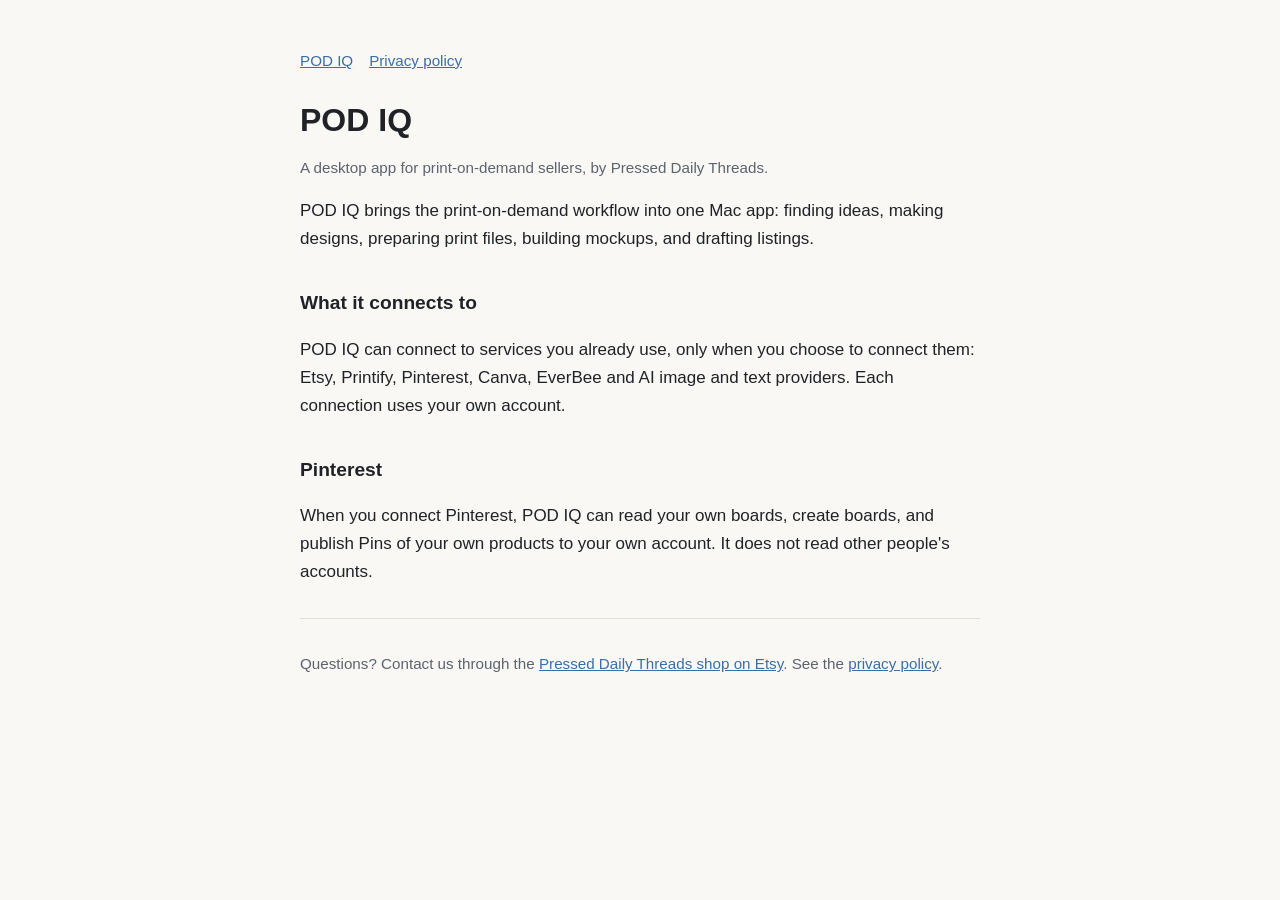
<file: index.html>
<!doctype html><html lang="en"><head><meta charset="utf-8"><meta name="viewport" content="width=device-width,initial-scale=1">
<title>POD IQ</title><meta name="description" content="POD IQ is a desktop app for print-on-demand sellers: research, design, print prep, mockups and listings in one place."><link rel="stylesheet" href="style.css"></head>
<body><main>
<nav><a href="./">POD IQ</a><a href="privacy.html">Privacy policy</a></nav>
<h1>POD IQ</h1>
<p class="mut">A desktop app for print-on-demand sellers, by Pressed Daily Threads.</p>
<p>POD IQ brings the print-on-demand workflow into one Mac app: finding ideas, making designs, preparing print files, building mockups, and drafting listings.</p>
<h2>What it connects to</h2>
<p>POD IQ can connect to services you already use, only when you choose to connect them: Etsy, Printify, Pinterest, Canva, EverBee and AI image and text providers. Each connection uses your own account.</p>
<h2>Pinterest</h2>
<p>When you connect Pinterest, POD IQ can read your own boards, create boards, and publish Pins of your own products to your own account. It does not read other people's accounts.</p>
<hr><p class="mut">Questions? Contact us through the <a href="https://www.etsy.com/ca/shop/presseddailythreads">Pressed Daily Threads shop on Etsy</a>. See the <a href="privacy.html">privacy policy</a>.</p>
</main></body></html>
</file>
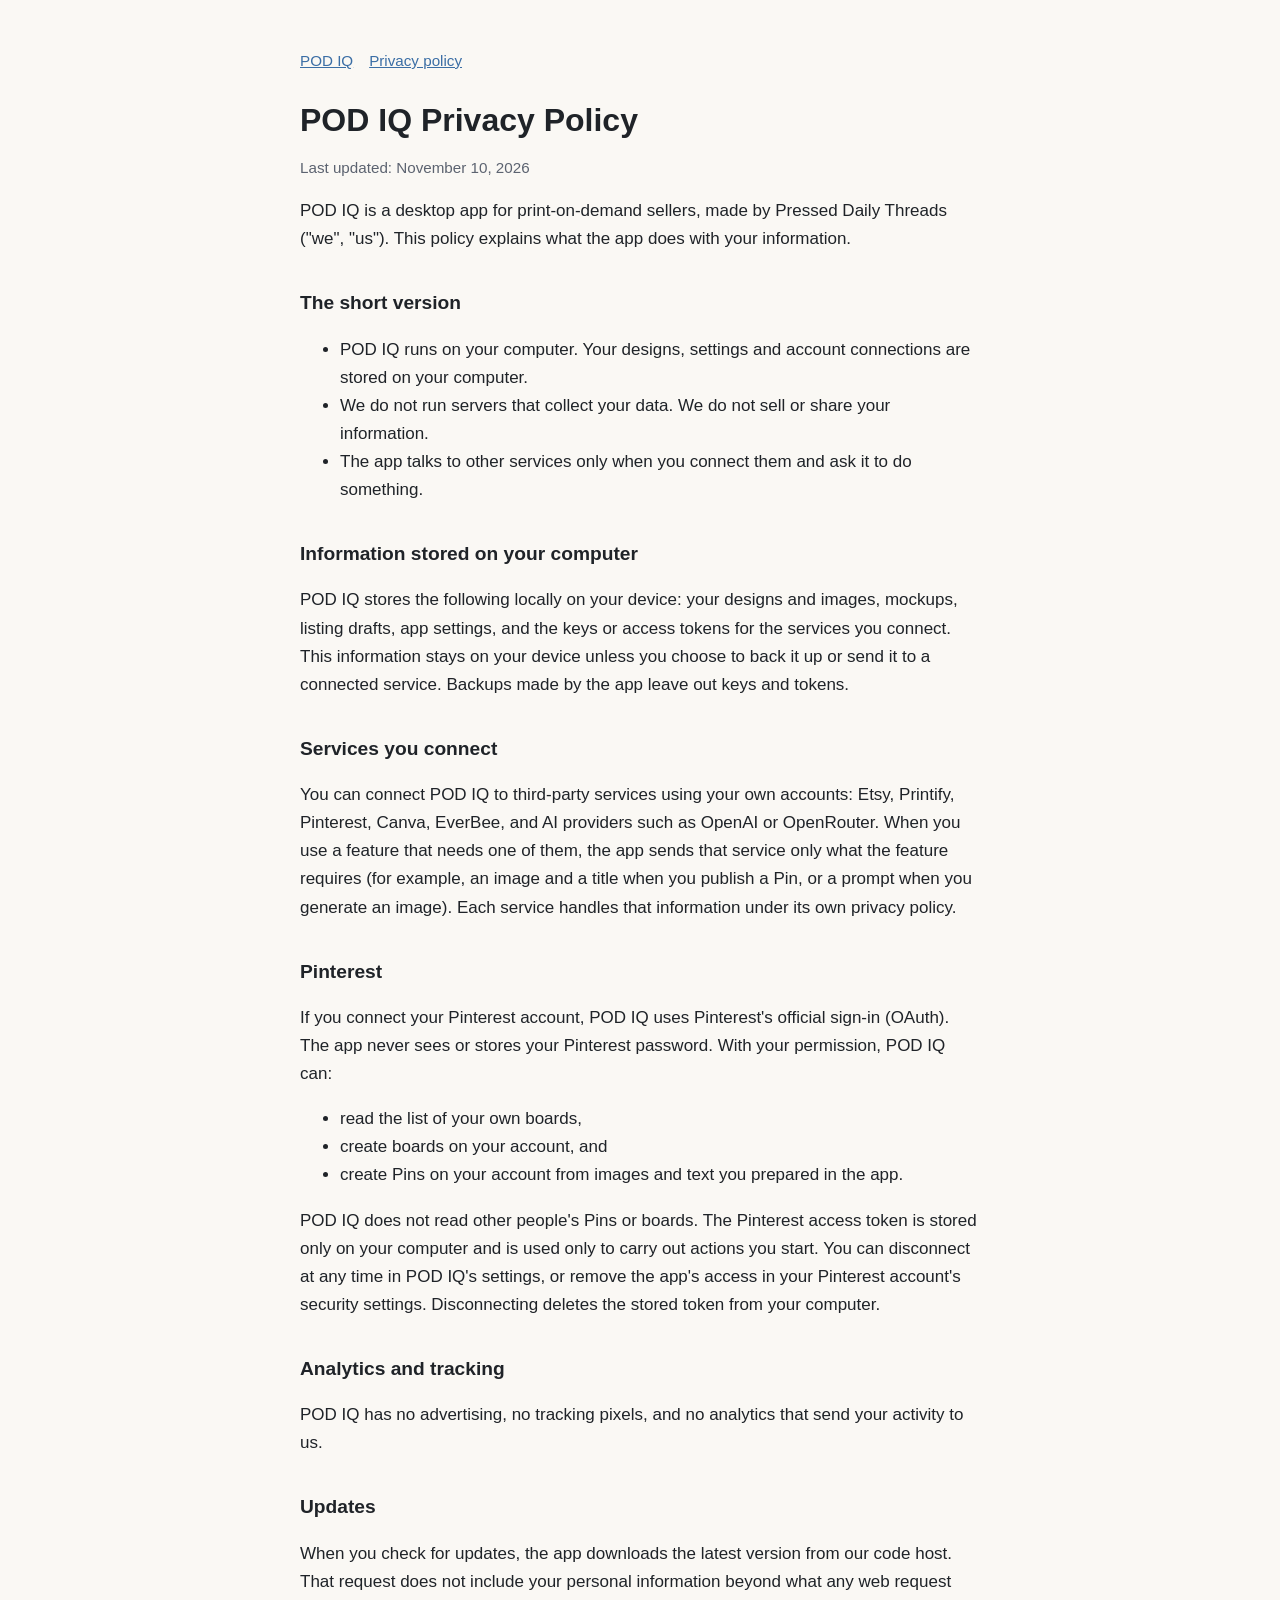
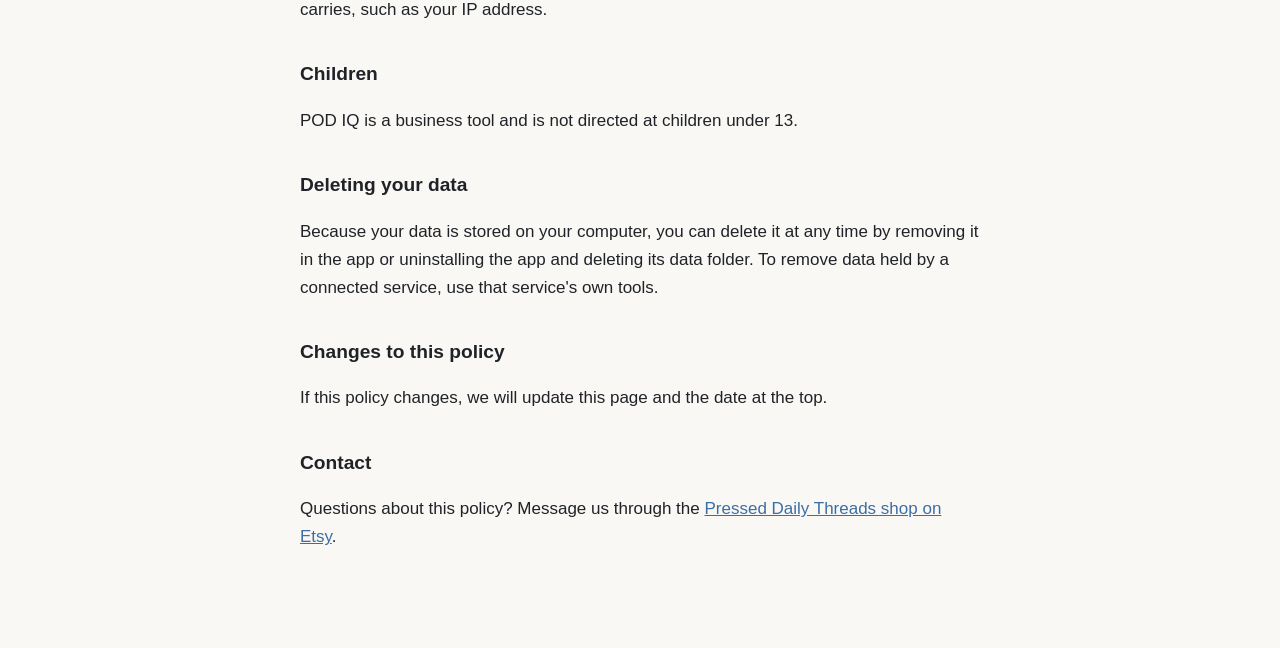
<file: privacy.html>
<!doctype html><html lang="en"><head><meta charset="utf-8"><meta name="viewport" content="width=device-width,initial-scale=1">
<title>POD IQ Privacy Policy</title><meta name="description" content="Privacy policy for the POD IQ desktop app by Pressed Daily Threads."><link rel="stylesheet" href="style.css"></head>
<body><main>
<nav><a href="./">POD IQ</a><a href="privacy.html">Privacy policy</a></nav>
<h1>POD IQ Privacy Policy</h1>
<p class="mut">Last updated: November 10, 2026</p>
<p>POD IQ is a desktop app for print-on-demand sellers, made by Pressed Daily Threads ("we", "us"). This policy explains what the app does with your information.</p>
<h2>The short version</h2>
<ul><li>POD IQ runs on your computer. Your designs, settings and account connections are stored on your computer.</li>
<li>We do not run servers that collect your data. We do not sell or share your information.</li>
<li>The app talks to other services only when you connect them and ask it to do something.</li></ul>
<h2>Information stored on your computer</h2>
<p>POD IQ stores the following locally on your device: your designs and images, mockups, listing drafts, app settings, and the keys or access tokens for the services you connect. This information stays on your device unless you choose to back it up or send it to a connected service. Backups made by the app leave out keys and tokens.</p>
<h2>Services you connect</h2>
<p>You can connect POD IQ to third-party services using your own accounts: Etsy, Printify, Pinterest, Canva, EverBee, and AI providers such as OpenAI or OpenRouter. When you use a feature that needs one of them, the app sends that service only what the feature requires (for example, an image and a title when you publish a Pin, or a prompt when you generate an image). Each service handles that information under its own privacy policy.</p>
<h2>Pinterest</h2>
<p>If you connect your Pinterest account, POD IQ uses Pinterest's official sign-in (OAuth). The app never sees or stores your Pinterest password. With your permission, POD IQ can:</p>
<ul><li>read the list of your own boards,</li><li>create boards on your account, and</li><li>create Pins on your account from images and text you prepared in the app.</li></ul>
<p>POD IQ does not read other people's Pins or boards. The Pinterest access token is stored only on your computer and is used only to carry out actions you start. You can disconnect at any time in POD IQ's settings, or remove the app's access in your Pinterest account's security settings. Disconnecting deletes the stored token from your computer.</p>
<h2>Analytics and tracking</h2>
<p>POD IQ has no advertising, no tracking pixels, and no analytics that send your activity to us.</p>
<h2>Updates</h2>
<p>When you check for updates, the app downloads the latest version from our code host. That request does not include your personal information beyond what any web request carries, such as your IP address.</p>
<h2>Children</h2>
<p>POD IQ is a business tool and is not directed at children under 13.</p>
<h2>Deleting your data</h2>
<p>Because your data is stored on your computer, you can delete it at any time by removing it in the app or uninstalling the app and deleting its data folder. To remove data held by a connected service, use that service's own tools.</p>
<h2>Changes to this policy</h2>
<p>If this policy changes, we will update this page and the date at the top.</p>
<h2>Contact</h2>
<p>Questions about this policy? Message us through the <a href="https://www.etsy.com/ca/shop/presseddailythreads">Pressed Daily Threads shop on Etsy</a>.</p>
</main></body></html>
</file>
<file: style.css>
:root{--bg:#faf8f4;--fg:#1f2328;--mut:#5c6370;--line:#e4dfd5;--acc:#3b6ea5}
@media (prefers-color-scheme:dark){:root{--bg:#15171b;--fg:#e9e7e2;--mut:#a2a8b3;--line:#2b2f36;--acc:#8ab4e8}}
*{box-sizing:border-box}body{margin:0;background:var(--bg);color:var(--fg);font:17px/1.65 -apple-system,BlinkMacSystemFont,"Segoe UI",Helvetica,Arial,sans-serif}
main{max-width:720px;margin:0 auto;padding:48px 20px 80px}h1{font-size:2rem;line-height:1.2;margin:0 0 6px}h2{font-size:1.2rem;margin:34px 0 8px}
p,li{color:var(--fg)}.mut{color:var(--mut);font-size:.95rem}a{color:var(--acc)}hr{border:0;border-top:1px solid var(--line);margin:32px 0}
nav{font-size:.95rem;margin-bottom:28px}nav a{margin-right:16px}
</file>
